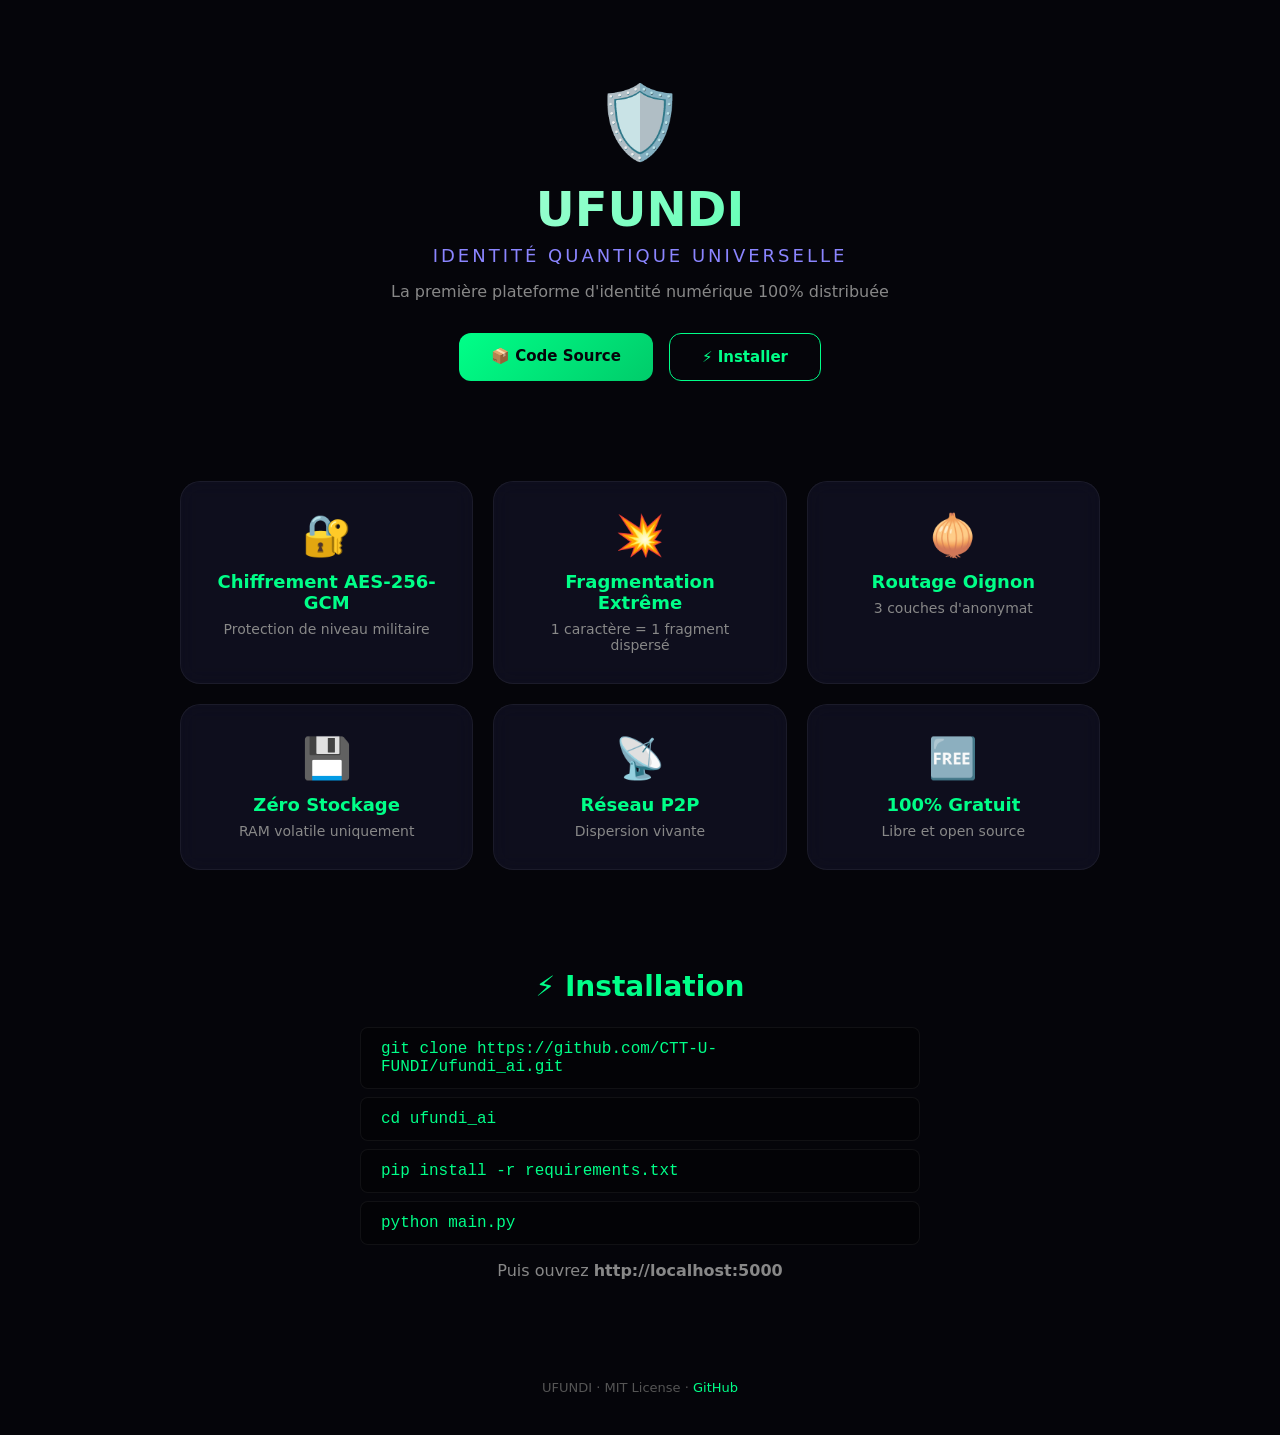
<file: index.html>
﻿<!DOCTYPE html>
<html lang="fr">
<head>
    <meta charset="UTF-8">
    <meta name="viewport" content="width=device-width, initial-scale=1.0">
    <title>UFUNDI · Identité Quantique</title>
    <link rel="stylesheet" href="css/style.css">
</head>
<body>
    <div class="stars" id="stars"></div>
    
    <div class="hero">
        <div class="logo">🛡️</div>
        <h1>UFUNDI</h1>
        <p class="tagline">Identité Quantique Universelle</p>
        <p class="desc">La première plateforme d'identité numérique 100% distribuée</p>
        
        <div class="buttons">
            <a href="https://github.com/CTT-U-FUNDI/ufundi_ai" class="btn">📦 Code Source</a>
            <a href="#install" class="btn btn-outline">⚡ Installer</a>
        </div>
    </div>

    <div class="features">
        <div class="feature">
            <span>🔐</span>
            <h3>Chiffrement AES-256-GCM</h3>
            <p>Protection de niveau militaire</p>
        </div>
        <div class="feature">
            <span>💥</span>
            <h3>Fragmentation Extrême</h3>
            <p>1 caractère = 1 fragment dispersé</p>
        </div>
        <div class="feature">
            <span>🧅</span>
            <h3>Routage Oignon</h3>
            <p>3 couches d'anonymat</p>
        </div>
        <div class="feature">
            <span>💾</span>
            <h3>Zéro Stockage</h3>
            <p>RAM volatile uniquement</p>
        </div>
        <div class="feature">
            <span>📡</span>
            <h3>Réseau P2P</h3>
            <p>Dispersion vivante</p>
        </div>
        <div class="feature">
            <span>🆓</span>
            <h3>100% Gratuit</h3>
            <p>Libre et open source</p>
        </div>
    </div>

    <div id="install" class="install">
        <h2>⚡ Installation</h2>
        <code>git clone https://github.com/CTT-U-FUNDI/ufundi_ai.git</code>
        <code>cd ufundi_ai</code>
        <code>pip install -r requirements.txt</code>
        <code>python main.py</code>
        <p>Puis ouvrez <strong>http://localhost:5000</strong></p>
    </div>

    <footer>
        <p>UFUNDI · MIT License · <a href="https://github.com/CTT-U-FUNDI/ufundi_ai">GitHub</a></p>
    </footer>

    <script src="js/stars.js"></script>
</body>
</html>
</file>
<file: css/style.css>
﻿:root {
    --bg: #05050a;
    --card: rgba(20,20,42,0.6);
    --primary: #00ff88;
    --text: #e0e0e0;
}

* { margin:0; padding:0; box-sizing:border-box; }

body {
    font-family: 'Segoe UI', system-ui, sans-serif;
    background: var(--bg);
    color: var(--text);
    overflow-x: hidden;
}

.stars {
    position: fixed; top:0; left:0; width:100%; height:100%;
    pointer-events: none; z-index:0;
}
.star {
    position: absolute; background:#fff; border-radius:50%;
    animation: twinkle var(--d) ease-in-out infinite;
    opacity: 0;
}
@keyframes twinkle {
    0%,100% { opacity:0.1; transform:scale(0.8); }
    50% { opacity:1; transform:scale(1.5); }
}

.hero {
    position: relative; z-index:1;
    text-align: center; padding: 80px 20px 60px;
}
.logo { font-size: 72px; margin-bottom: 16px; }
h1 {
    font-size: 48px; font-weight: 800;
    background: linear-gradient(135deg, #fff, #00ff88);
    -webkit-background-clip: text; -webkit-text-fill-color: transparent;
}
.tagline {
    font-size: 18px; color: #8b85ff; margin: 8px 0;
    text-transform: uppercase; letter-spacing: 3px;
}
.desc { color: #888; margin: 16px 0 32px; font-size: 16px; }

.buttons { display: flex; gap: 16px; justify-content: center; flex-wrap: wrap; }
.btn {
    padding: 14px 32px; border-radius: 12px;
    background: linear-gradient(135deg, #00ff88, #00cc6a);
    color: #05050a; text-decoration: none;
    font-weight: 700; font-size: 15px; transition: .3s;
}
.btn:hover { transform: translateY(-2px); box-shadow: 0 8px 30px rgba(0,255,136,0.3); }
.btn-outline { background: transparent; border: 1px solid #00ff88; color: #00ff88; }

.features {
    position: relative; z-index:1;
    display: grid; grid-template-columns: repeat(auto-fit, minmax(280px, 1fr));
    gap: 20px; padding: 40px; max-width: 1000px; margin: 0 auto;
}
.feature {
    background: var(--card); backdrop-filter: blur(10px);
    border: 1px solid rgba(255,255,255,0.06);
    border-radius: 20px; padding: 30px; text-align: center;
    transition: .3s;
}
.feature:hover { transform: translateY(-4px); border-color: rgba(0,255,136,0.2); }
.feature span { font-size: 40px; display: block; margin-bottom: 12px; }
.feature h3 { color: #00ff88; margin-bottom: 8px; font-size: 18px; }
.feature p { color: #888; font-size: 14px; }

.install {
    position: relative; z-index:1;
    text-align: center; padding: 60px 20px; max-width: 600px; margin: 0 auto;
}
.install h2 { color: #00ff88; margin-bottom: 24px; font-size: 28px; }
.install code {
    display: block; background: rgba(0,0,0,0.4);
    padding: 12px 20px; margin: 8px 0; border-radius: 8px;
    color: #00ff88; font-family: 'Courier New', monospace;
    text-align: left; border: 1px solid rgba(255,255,255,0.06);
}
.install p { margin-top: 16px; color: #888; }

footer {
    position: relative; z-index:1;
    text-align: center; padding: 40px; color: #555; font-size: 13px;
}
footer a { color: #00ff88; text-decoration: none; }
</file>
